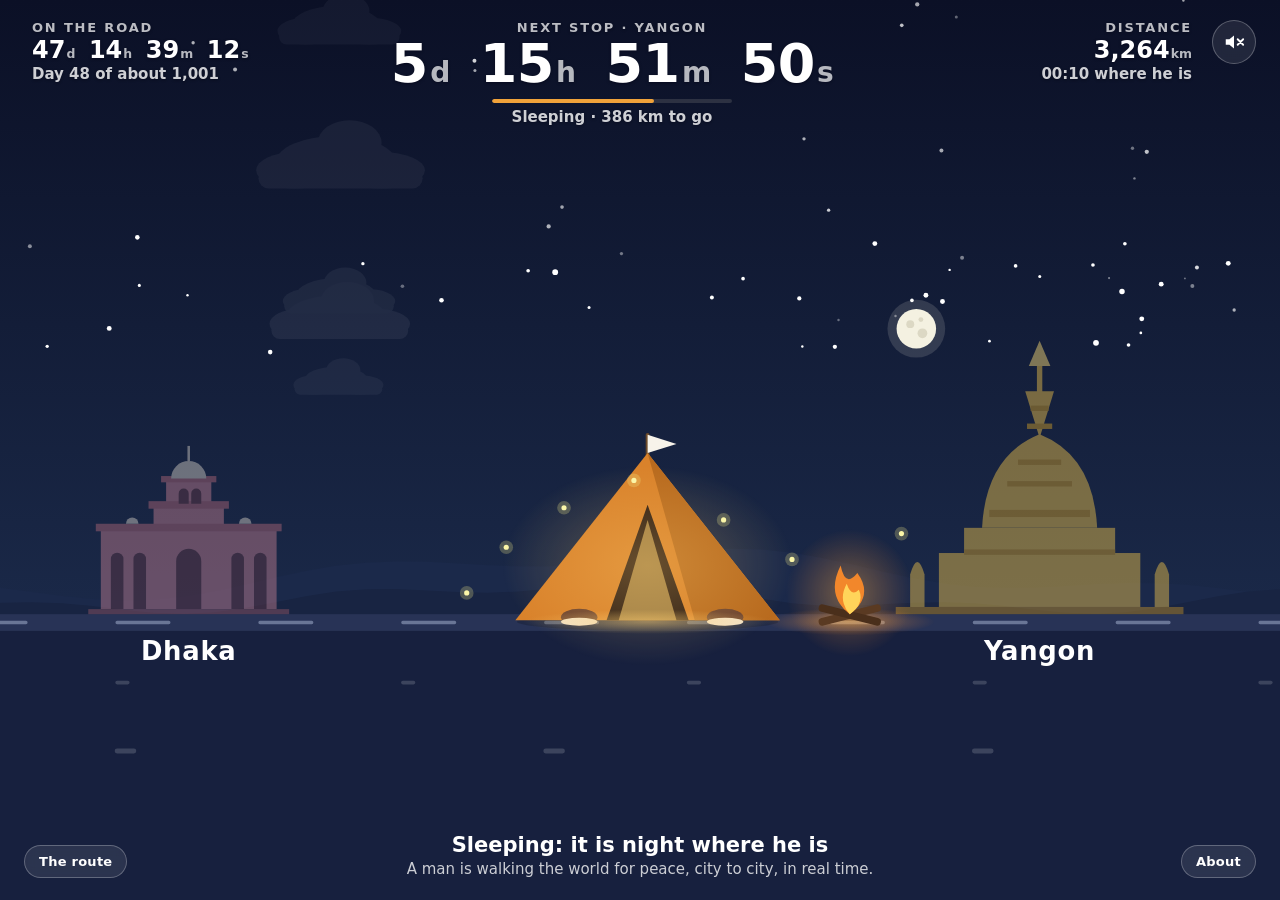
<file: index.html>
<!DOCTYPE html>
<html lang="en">
<head>
  <meta charset="UTF-8">
  <meta name="viewport" content="width=device-width, initial-scale=1">
  <title>The Walking Man · walking the world for peace, live</title>
  <meta name="description" content="A man is walking around the world for peace, city to city, in real time. Open the page and see exactly where he is right now.">
  <meta name="theme-color" content="#cfe6f5">
  <link rel="icon" href="favicon.svg" type="image/svg+xml">
  <meta property="og:type" content="website">
  <meta property="og:title" content="The Walking Man">
  <meta property="og:description" content="A man is walking around the world for peace, city to city, in real time. See where he is right now.">
  <meta property="og:image" content="https://beepd.github.io/the-walking-man/og.png">
  <meta name="twitter:card" content="summary_large_image">
  <link rel="stylesheet" href="style.css">
</head>
<body class="started">

  <!-- Shown only on a phone held upright, next to the sound button -->
  <div class="brand">The Walking Man</div>

  <!-- The numbers along the top. app.js fills them in every second. -->
  <div class="hud">
    <div class="hud-item hud-left">
      <span class="hud-label">On the road</span>
      <span id="hudElapsed" class="hud-value">-</span>
      <span id="hudDay" class="hud-small"></span>
    </div>
    <div class="hud-item hud-center">
      <span id="hudNextLabel" class="hud-label">Next stop</span>
      <span id="hudCountdown" class="hud-big">-</span>
      <!-- a thin line that fills up as he gets closer to the next city -->
      <span class="hud-track" aria-hidden="true"><i id="hudTrack"></i></span>
      <span id="hudStatus" class="hud-small"></span>
    </div>
    <div class="hud-item hud-right">
      <span class="hud-label">Distance</span>
      <span id="hudKm" class="hud-value">-</span>
      <span id="hudClock" class="hud-small"></span>
    </div>
  </div>

  <main class="scene">
    <!-- The whole picture is one SVG. Its own coordinate system is 800 wide x 300 tall. -->
    <svg id="scene" viewBox="-200 0 800 300" xmlns="http://www.w3.org/2000/svg" aria-label="A traveller walking between two cities">

      <defs>
        <linearGradient id="t-skin"  x1="0" y1="0" x2="1" y2="1"><stop stop-color="#FFC17D"/><stop offset="1" stop-color="#F59A51"/></linearGradient>
        <linearGradient id="t-shirt" x1="0" y1="0" x2="1" y2="1"><stop stop-color="#87965A"/><stop offset="1" stop-color="#596C3D"/></linearGradient>
        <radialGradient id="glow-warm"><stop offset="0" stop-color="#ffcf70" stop-opacity="1"/><stop offset="1" stop-color="#ffcf70" stop-opacity="0"/></radialGradient>
        <radialGradient id="glow-fire"><stop offset="0" stop-color="#ffb347" stop-opacity="1"/><stop offset="1" stop-color="#ff8a2b" stop-opacity="0"/></radialGradient>
        <linearGradient id="t-pack"  x1="0" y1="0" x2="1" y2="1"><stop stop-color="#294765"/><stop offset="1" stop-color="#142B45"/></linearGradient>
      </defs>

      <!-- Sky objects. The sun and moon travel across the middle, between the two cities. -->
      <g id="sky">
        <g id="stars"></g>
        <g id="sun" opacity="0">
          <circle r="30" fill="#ffd35c" opacity="0.18"/>
          <circle r="21" fill="#ffd35c" opacity="0.30"/>
          <circle r="14" fill="#ffd966"/>
        </g>
        <g id="moon" opacity="0">
          <circle r="19" fill="#f4f1e1" opacity="0.14"/>
          <circle r="13" fill="#f4f1e1"/>
          <circle cx="-4" cy="-3" r="2.6" fill="#dcd8c4"/>
          <circle cx="4" cy="3" r="3.2" fill="#dcd8c4"/>
          <circle cx="3" cy="-6" r="1.6" fill="#dcd8c4"/>
        </g>
      </g>

      <!-- Scenery behind the cities. app.js draws the clouds and hills once; the CSS makes them drift. -->
      <g id="clouds"></g>
      <g id="hills">
        <g class="drift drift-far"><path id="hillFar" class="hill-far"/></g>
        <g class="drift drift-near"><path id="hillNear" class="hill-near"/></g>
      </g>

      <!-- The land he walks on: it runs past the edges of the picture, down to the bottom of the page.
           The darker strip along the top is the road. -->
      <g id="land">
        <rect class="land-fill" x="-2400" y="258" width="4800" height="3000"/>
        <rect class="road" x="-2400" y="258" width="4800" height="11"/>
        <line class="tufts tufts-1" x1="-2400" y1="303" x2="2400" y2="303"/>
        <line class="tufts tufts-2" x1="-2400" y1="348" x2="2400" y2="348"/>
      </g>

      <!-- The city he left (left) and the city he is walking to (right).
           app.js fills these in. The art is drawn in a 160 x 170 box, so these
           translate() values place each box with its bottom edge on the ground. -->
      <g id="cityLeft"></g>
      <g id="localsLeft"></g>
      <g id="cityRight"></g>
      <g id="localsRight"></g>

      <!-- The sea, used on the legs he rows. The back wave sits behind the boat. -->
      <g id="sea">
        <g class="wave wave-back"><path class="sea-back" d="M-2400 265 q20 -10 40 0 t40 0 t40 0 t40 0 t40 0 t40 0 t40 0 t40 0 t40 0 t40 0 t40 0 t40 0 t40 0 t40 0 t40 0 t40 0 t40 0 t40 0 t40 0 t40 0 t40 0 t40 0 t40 0 t40 0 t40 0 t40 0 t40 0 t40 0 t40 0 t40 0 t40 0 t40 0 t40 0 t40 0 t40 0 t40 0 t40 0 t40 0 t40 0 t40 0 t40 0 t40 0 t40 0 t40 0 t40 0 t40 0 t40 0 t40 0 t40 0 t40 0 t40 0 t40 0 t40 0 t40 0 t40 0 t40 0 t40 0 t40 0 t40 0 t40 0 t40 0 t40 0 t40 0 t40 0 t40 0 t40 0 t40 0 t40 0 t40 0 t40 0 t40 0 t40 0 t40 0 t40 0 t40 0 t40 0 t40 0 t40 0 t40 0 t40 0 t40 0 t40 0 t40 0 t40 0 t40 0 t40 0 t40 0 t40 0 t40 0 t40 0 t40 0 t40 0 t40 0 t40 0 t40 0 t40 0 t40 0 t40 0 t40 0 t40 0 t40 0 t40 0 t40 0 t40 0 t40 0 t40 0 t40 0 t40 0 t40 0 t40 0 t40 0 t40 0 t40 0 t40 0 t40 0 t40 0 t40 0 t40 0 t40 0 t40 0 t40 0 t40 0 t40 0 t40 0 t40 0 t40 0 t40 0 t40 0 t40 0 t40 0 t40 0 t40 0 t40 0 t40 0 t40 0 t40 0 t40 0 V3000 H-2400 Z"/></g>
      </g>

      <!-- The white dashes down the middle of the road slide left, so the man looks like he moves right -->
      <line class="ground" x1="-2400" y1="263.5" x2="2400" y2="263.5"/>

      <!-- Everything that sits on the water rocks together, so it all lives in one group.
           The boat points right (the way he travels). He sits facing the stern, like a real rower. -->
      <g id="rock">

        <!-- inside of the boat, far side, and the bench he sits on -->
        <g id="boatBack">
          <path d="M110 234 L298 222 L296 227 L112 241 Z" fill="#3e2815"/>
          <rect x="196" y="232" width="48" height="6" rx="2" fill="#8a5a2b"/>
        </g>

        <!-- far oar, behind him -->
        <g id="oarFar" class="oar">
          <line class="oar-shaft" x1="196" y1="192" x2="196" y2="298"/>
          <path class="oar-blade" d="M190 274 L202 274 L204 304 L188 304 Z"/>
        </g>

      <!-- The man. Soft shadow first, then the traveller.
           'bob' makes the whole body rise and fall with each step.
           The drawing is in its own 1200 x 900 space, so the group below scales it down and
           sets his feet on the ground line. Each moving part (legs, shoes, front arm) is its own
           group, so the CSS can swing it around its joint. -->
      <ellipse class="shadow" cx="212" cy="263" rx="50" ry="5"/>
      <g class="man">
        <g class="bob">
          <g transform="translate(47 41) scale(0.255)">

            <!-- backpack, behind everything (its own group so it can lean with the body when rowing) -->
            <g class="t-pack">
            <path d="M425 262 Q425 218 464 203 L535 190 Q570 195 583 231 L601 390 Q604 438 569 459 L467 475 Q434 464 431 427 Z" fill="url(#t-pack)" stroke="#142B45" stroke-width="5"/>
            <path d="M446 255 Q451 224 479 218 L526 210 Q548 214 554 242 L559 275 L441 294 Z" fill="#D76D32"/>
            <path d="M438 300 Q492 273 563 293 L574 370 Q514 395 440 376 Z" fill="#203B59"/>
            <path d="M446 386 Q502 400 574 380 L579 422 Q576 445 552 451 L467 462 Q446 455 444 433 Z" fill="#1B344F"/>
            <path d="M456 278 L477 283 L468 338 L449 332 Z M535 273 L555 269 L561 322 L542 328 Z" fill="#E57C3B"/>
            <path d="M458 410 Q489 423 548 408" fill="none" stroke="#3A5672" stroke-width="5" stroke-linecap="round"/>
            <path d="M475 205 Q493 183 519 196 L539 211" fill="none" stroke="#D8793D" stroke-width="8" stroke-linecap="round"/>
            </g>

            <!-- far leg: the leg swings from the hip, the shoe turns at the ankle -->
            <g class="t-leg t-leg-far">
            <path d="M548 548 Q526 610 489 666 L424 756 Q409 778 431 793 L466 803 Q485 802 498 781 L582 694 Q615 655 627 606 L634 563 Z" fill="#28516D" stroke="#1D405A" stroke-width="5"/>
              <g class="t-shoe t-shoe-far">
            <path d="M432 750 L478 776 L463 805 L420 790 Q404 779 417 760 Z" fill="#91B9C8"/>
            <path d="M419 779 Q441 782 464 798 L453 824 L416 815 Q395 806 402 793 Z" fill="#F2A45F"/>
            <path d="M409 803 Q432 812 451 823 L475 837 Q494 850 477 860 L409 861 Q384 856 389 837 L398 813 Z" fill="#5B392A" stroke="#3E2B24" stroke-width="5"/>
            <path d="M390 844 Q427 855 478 844 Q488 853 476 863 L405 867 Q386 864 390 844 Z" fill="#F3E5CF"/>
            <path d="M419 824 L445 840 M428 820 L453 836 M438 818 L462 831" stroke="#D9C4A7" stroke-width="5" stroke-linecap="round"/>
              </g>
            </g>

            <!-- near leg -->
            <g class="t-leg t-leg-near">
            <path d="M601 541 Q634 601 664 657 L723 756 Q737 779 716 793 L682 809 Q664 812 651 789 L579 693 Q550 654 538 611 L535 555 Z" fill="#315E7A" stroke="#1D405A" stroke-width="5"/>
              <g class="t-shoe t-shoe-near">
            <path d="M683 748 L725 733 L741 769 L700 793 Z" fill="#91B9C8"/>
            <path d="M697 784 Q716 773 737 765 L755 791 L724 815 Q705 821 697 803 Z" fill="#F2A45F"/>
            <path d="M717 803 Q737 803 758 790 L784 787 Q804 789 813 806 L826 829 Q833 847 810 855 L742 867 Q719 868 710 850 L706 829 Z" fill="#6B422F" stroke="#3E2B24" stroke-width="5"/>
            <path d="M712 845 Q755 851 815 829 Q832 842 815 856 L746 871 Q721 872 712 857 Z" fill="#F3E5CF"/>
            <path d="M752 812 L774 831 M766 808 L787 827 M780 806 L799 821" stroke="#E4D0B4" stroke-width="5" stroke-linecap="round"/>
              </g>
            </g>

            <!-- everything above the hips in one group, so the body can lean forward and back when rowing -->
            <g class="t-upper">
            <!-- free arm, swinging, with the watch: behind the torso, so it reads as the arm on the far side -->
            <g class="t-arm-wrap" transform="translate(-45 0)">
            <g class="t-arm t-arm-back">
            <path d="M630 292 Q652 300 663 322 L686 370 Q699 393 714 413 L741 444 Q752 459 740 472 Q728 484 713 469 L674 438 Q656 423 642 401 L612 354 Q599 329 610 309 Z" fill="url(#t-skin)"/>
            <path d="M690 413 Q707 429 723 446 L742 447 Q753 457 740 472 Q728 484 713 469 L682 443 Z" fill="#F6A15C"/>
            <path d="M672 402 L691 390 L706 410 L688 424 Z" fill="#17283A"/>
            <rect x="678" y="397" width="18" height="15" rx="4" transform="rotate(-32 687 404)" fill="#263C51"/>
            </g>
            </g>

            <!-- torso, shirt, far arm holding the backpack strap -->
            <path d="M536 239 Q567 218 601 234 L650 263 Q671 284 664 322 L643 405 L651 516 Q618 543 560 531 L526 516 L516 410 L501 314 Q500 270 536 239 Z" fill="url(#t-shirt)" stroke="#4D6037" stroke-width="5"/>
            <path d="M563 246 L610 250 L620 506 Q593 516 570 505 L558 321 Z" fill="#F7F1E5"/>
            <path d="M535 314 Q559 333 559 361 L549 414 M625 333 L644 378 L629 405 M552 470 L579 488" fill="none" stroke="#4E6239" stroke-width="8" stroke-linecap="round" opacity=".75"/>
            <path d="M532 273 Q506 279 492 311 L479 356 Q472 379 492 390 Q511 397 524 376 L549 330 Z" fill="url(#t-skin)"/>
            <path d="M481 355 Q474 375 491 388 Q506 395 518 378 L528 360 L505 344 Z" fill="#F6A15C"/>

            <!-- the same arm drawn in front of the body, shown only while he eats (his hand goes to his mouth) -->
            <g class="t-arm t-arm-front">
            <path d="M630 292 Q652 300 663 322 L686 370 Q699 393 714 413 L741 444 Q752 459 740 472 Q728 484 713 469 L674 438 Q656 423 642 401 L612 354 Q599 329 610 309 Z" fill="url(#t-skin)"/>
            <path d="M690 413 Q707 429 723 446 L742 447 Q753 457 740 472 Q728 484 713 469 L682 443 Z" fill="#F6A15C"/>
            <path d="M672 402 L691 390 L706 410 L688 424 Z" fill="#17283A"/>
            <rect x="678" y="397" width="18" height="15" rx="4" transform="rotate(-32 687 404)" fill="#263C51"/>
            </g>

            <!-- shoulder strap and the hand gripping it -->
            <path d="M531 238 Q558 223 581 243 L607 284 L588 302 L560 263 Q550 255 539 266 Z" fill="#1B344F" stroke="#10263D" stroke-width="4"/>
            <path d="M566 250 L582 244 L610 286 L594 298 Z" fill="#D97837"/>
            <path d="M558 288 Q571 280 581 291 L596 310 Q603 319 594 327 L581 337 Q571 342 565 333 L551 315 Q546 301 558 288 Z" fill="url(#t-skin)"/>
            <path d="M571 300 L584 313 M566 308 L579 321" fill="none" stroke="#E88748" stroke-width="4" stroke-linecap="round"/>

            <!-- neck, head, ear, hair, face, collar -->
            <path d="M573 190 L577 235 Q591 254 613 241 L618 210 Z" fill="url(#t-skin)"/>
            <path d="M548 123 Q548 83 584 69 Q621 56 650 79 Q675 99 671 133 L666 166 Q659 194 633 207 Q606 220 582 201 L562 181 Q548 164 548 123 Z" fill="url(#t-skin)" stroke="#E88748" stroke-width="3"/>
            <ellipse cx="558" cy="151" rx="17" ry="22" fill="#F6A15C"/>
            <path d="M553 148 Q563 141 564 153 Q560 162 554 157" fill="none" stroke="#D8793D" stroke-width="3"/>
            <path d="M543 151 Q524 128 536 98 Q543 76 568 65 Q585 45 614 55 Q634 36 652 52 Q672 59 672 79 Q697 77 699 96 Q695 116 673 120 L661 101 Q641 119 612 112 Q590 130 574 130 L568 166 Q555 168 543 151 Z" fill="#302322"/>
            <path d="M548 103 Q570 76 592 79 Q613 79 627 62 M612 83 Q638 73 652 59 M649 99 Q668 95 679 84" fill="none" stroke="#49302A" stroke-width="6" stroke-linecap="round"/>
            <path d="M632 129 Q644 124 652 129" fill="none" stroke="#382521" stroke-width="5" stroke-linecap="round"/>
            <ellipse cx="644" cy="143" rx="4" ry="7" fill="#2A211E"/>
            <path d="M661 158 Q671 162 680 157" fill="none" stroke="#C96E42" stroke-width="4" stroke-linecap="round"/>
            <path d="M627 183 Q644 192 661 180" fill="none" stroke="#D8794D" stroke-width="3" stroke-linecap="round"/>
            <path d="M565 237 L584 254 L570 274 L552 249 Z" fill="#6B7D49"/>
            <path d="M605 240 L620 251 L613 274 L594 252 Z" fill="#657744"/>

            </g>
          </g>
        </g>
      </g>

        <!-- the near side of the boat hangs in front of his legs, with the near oar on top -->
        <g id="boatFront">
          <path d="M106 238 L300 226 Q292 262 252 272 L142 272 Q112 266 106 238 Z" fill="#b5702f"/>
          <path d="M106 238 L300 226" fill="none" stroke="#7a4a1f" stroke-width="4" stroke-linecap="round"/>
          <path d="M112 251 L292 241" fill="none" stroke="#f4ead2" stroke-width="3" stroke-linecap="round"/>
          <circle cx="184" cy="233" r="3.4" fill="#4a3a2a"/>
        </g>
        <g id="oarNear" class="oar">
          <line class="oar-shaft" x1="184" y1="192" x2="184" y2="296"/>
          <path class="oar-blade" d="M178 272 L190 272 L192 302 L176 302 Z"/>
          <circle class="oar-grip" cx="184" cy="192" r="3.6"/>
        </g>

      <!-- Where he sleeps: a tent with a glowing doorway, his shoes outside, and a little flag.
           It fades in when he goes to sleep and the man fades out. -->
      <g id="tent">
        <ellipse cx="205" cy="263" rx="86" ry="6" fill="rgba(0,0,0,0.18)"/>
        <path d="M205 140 V154" stroke="#6b4a2a" stroke-width="2.5" stroke-linecap="round"/>
        <path d="M205 140 L224 146 L205 152 Z" fill="#f7f3ea"/>
        <path d="M118 262 L205 152 L292 262 Z" fill="#d9822b"/>
        <path d="M205 152 L292 262 L236 262 Z" fill="#b86a1e"/>
        <path d="M205 186 L178 262 L232 262 Z" fill="#2a1a12"/>
        <path class="tent-glow" d="M205 196 L186 262 L224 262 Z" fill="#ffcf70" opacity="0.55"/>
        <ellipse cx="160" cy="260" rx="12" ry="5.5" fill="#6b422f"/>
        <ellipse cx="160" cy="263" rx="12" ry="2.6" fill="#f3e5cf"/>
        <ellipse cx="256" cy="260" rx="12" ry="5.5" fill="#6b422f"/>
        <ellipse cx="256" cy="263" rx="12" ry="2.6" fill="#f3e5cf"/>
        <g class="zzz" fill="currentColor">
          <text class="z z1" x="262" y="146">z</text>
          <text class="z z2" x="276" y="124">z</text>
          <text class="z z3" x="294" y="98">Z</text>
        </g>

        <!-- Night life on land: light pooling in front of the tent, a small campfire, and fireflies.
             (All hidden when he sleeps in the boat.) -->
        <g class="camp">
          <ellipse class="light-pool" cx="205" cy="263" rx="82" ry="8" fill="url(#glow-warm)"/>
          <ellipse class="light-halo" cx="205" cy="226" rx="96" ry="66" fill="url(#glow-warm)"/>
          <g id="fire">
            <ellipse class="fire-pool" cx="338" cy="263" rx="56" ry="9" fill="url(#glow-fire)"/>
            <circle class="fire-halo" cx="338" cy="244" r="42" fill="url(#glow-fire)"/>
            <path d="M320 263 L356 254" stroke="#5a3a22" stroke-width="5" stroke-linecap="round"/>
            <path d="M320 254 L356 263" stroke="#4a2f1b" stroke-width="5" stroke-linecap="round"/>
            <g class="flame flame1"><path d="M338 258 Q322 246 332 226 Q335 241 343 231 Q354 246 338 258 Z" fill="#f2872b"/></g>
            <g class="flame flame2"><path d="M338 258 Q330 249 336 238 Q339 247 344 242 Q348 251 338 258 Z" fill="#ffd45a"/></g>
          </g>
          <g class="fireflies">
            <g transform="translate(112 214)"><g class="ff" style="--d:6.2s;--delay:-0.5s;--dx:12px;--dy:-9px"><circle r="4.5" fill="#f6ee8a" opacity="0.25"/><circle r="1.7" fill="#fbf6a8"/></g></g>
            <g transform="translate(150 188)"><g class="ff" style="--d:7.4s;--delay:-3.1s;--dx:-10px;--dy:-12px"><circle r="4.5" fill="#f6ee8a" opacity="0.25"/><circle r="1.7" fill="#fbf6a8"/></g></g>
            <g transform="translate(255 196)"><g class="ff" style="--d:5.6s;--delay:-1.7s;--dx:14px;--dy:6px"><circle r="4.5" fill="#f6ee8a" opacity="0.25"/><circle r="1.7" fill="#fbf6a8"/></g></g>
            <g transform="translate(300 222)"><g class="ff" style="--d:8.1s;--delay:-4.4s;--dx:-12px;--dy:-8px"><circle r="4.5" fill="#f6ee8a" opacity="0.25"/><circle r="1.7" fill="#fbf6a8"/></g></g>
            <g transform="translate(372 205)"><g class="ff" style="--d:6.8s;--delay:-2.2s;--dx:9px;--dy:-14px"><circle r="4.5" fill="#f6ee8a" opacity="0.25"/><circle r="1.7" fill="#fbf6a8"/></g></g>
            <g transform="translate(86 244)"><g class="ff" style="--d:7.0s;--delay:-5.5s;--dx:-8px;--dy:7px"><circle r="4.5" fill="#f6ee8a" opacity="0.25"/><circle r="1.7" fill="#fbf6a8"/></g></g>
            <g transform="translate(196 170)"><g class="ff" style="--d:5.9s;--delay:-0.9s;--dx:11px;--dy:-6px"><circle r="4.5" fill="#f6ee8a" opacity="0.25"/><circle r="1.7" fill="#fbf6a8"/></g></g>
          </g>
        </g>
      </g>

      <!-- The dish he is eating. app.js draws the city's dish here and shrinks it as he eats. -->
      <g id="food"><g id="foodArt"></g></g>

      </g><!-- end of rock -->

      <!-- The front wave hides the bottom of the boat and the oar blades, so they sit in the water -->
      <g id="seaFront">
        <g class="wave wave-front"><path class="sea-front" d="M-2400 267 q30 -8 60 0 t60 0 t60 0 t60 0 t60 0 t60 0 t60 0 t60 0 t60 0 t60 0 t60 0 t60 0 t60 0 t60 0 t60 0 t60 0 t60 0 t60 0 t60 0 t60 0 t60 0 t60 0 t60 0 t60 0 t60 0 t60 0 t60 0 t60 0 t60 0 t60 0 t60 0 t60 0 t60 0 t60 0 t60 0 t60 0 t60 0 t60 0 t60 0 t60 0 t60 0 t60 0 t60 0 t60 0 t60 0 t60 0 t60 0 t60 0 t60 0 t60 0 t60 0 t60 0 t60 0 t60 0 t60 0 t60 0 t60 0 t60 0 t60 0 t60 0 t60 0 t60 0 t60 0 t60 0 t60 0 t60 0 t60 0 t60 0 t60 0 t60 0 t60 0 t60 0 t60 0 t60 0 t60 0 t60 0 t60 0 t60 0 t60 0 t60 0 t60 0 t60 0 t60 0 t60 0 t60 0 t60 0 t60 0 t60 0 t60 0 t60 0 t60 0 t60 0 V3000 H-2400 Z"/></g>
      </g>

      <text id="labelLeft"  class="city-label" x="-110" y="288"></text>
      <text id="labelRight" class="city-label" x="510"  y="288"></text>
    </svg>

  </main>

  <a class="chip chip-left" href="route.html">The route</a>
  <a class="chip chip-right" href="about.html">About</a>

  <!-- Sound switch, top right: a speaker that is on, off, or (before the first tap) off with a pulse -->
  <button id="sound" class="sound-toggle" type="button" data-state="locked" aria-label="Sound is off. Tap to turn it on" title="Sound">
    <svg class="ico ico-on" viewBox="0 0 24 24" aria-hidden="true">
      <path d="M3 9v6h4l5 4V5L7 9H3z" fill="currentColor"/>
      <path d="M15.5 8.5a5 5 0 0 1 0 7M18.5 5.8a9 9 0 0 1 0 12.4" fill="none" stroke="currentColor" stroke-width="2" stroke-linecap="round"/>
    </svg>
    <svg class="ico ico-off" viewBox="0 0 24 24" aria-hidden="true">
      <path d="M3 9v6h4l5 4V5L7 9H3z" fill="currentColor"/>
      <path d="M16 9l6 6M22 9l-6 6" fill="none" stroke="currentColor" stroke-width="2" stroke-linecap="round"/>
    </svg>
  </button>

  <!-- What he is doing right now (app.js fills it in), and a short explanation for someone who has just arrived. -->
  <div class="caption">
    <p id="capNow" class="cap-now"></p>
    <p class="cap-main">A man is walking the world for peace, city to city, in real time.</p>
    <p class="cap-rotate">Rotate for the wide view</p>
  </div>

  <!-- Only shown in demo mode (?demo) -->
  <div id="demoNote" class="demo-note" hidden></div>

  <script src="cities.js"></script>
  <script src="journey.js"></script>
  <script src="app.js"></script>

</body>
</html>
</file>
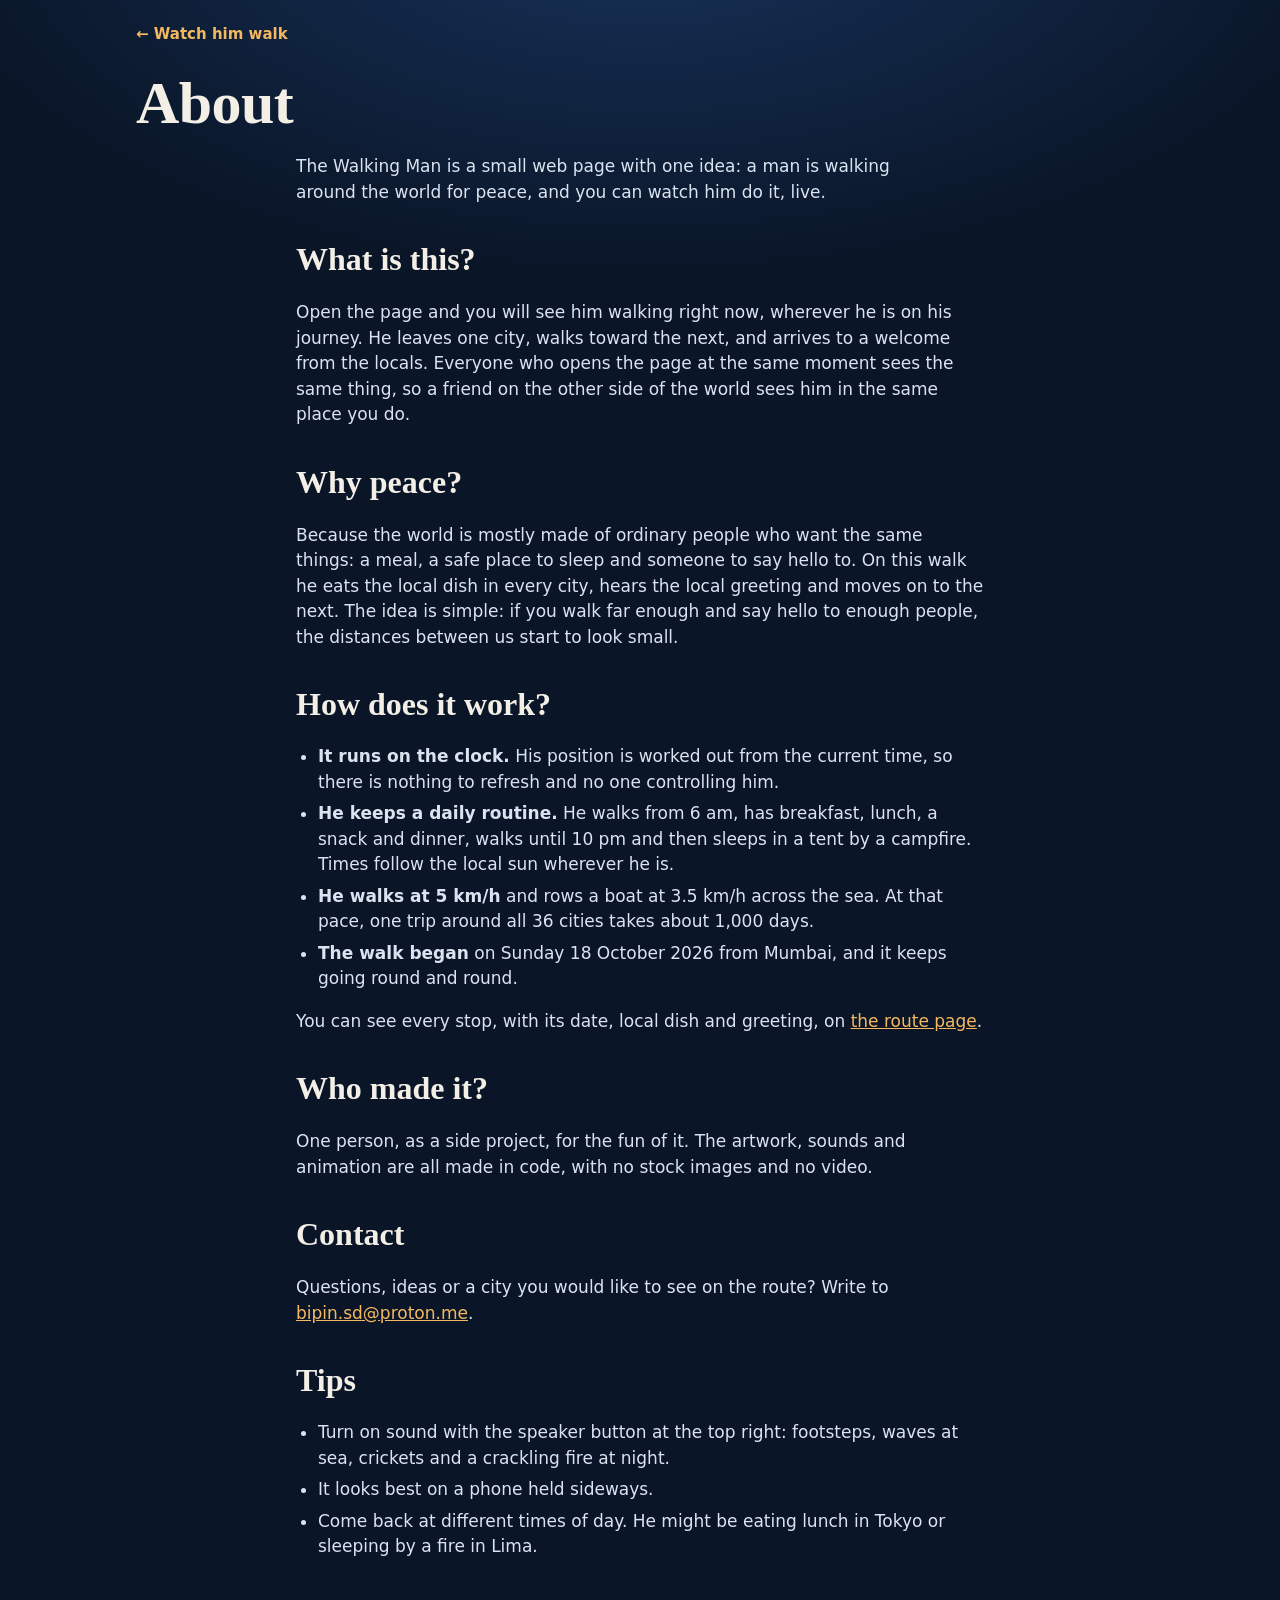
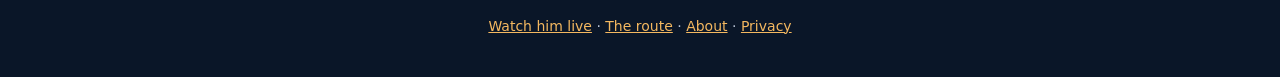
<file: about.html>
<!doctype html>
<html lang="en">
<head>
  <meta charset="utf-8">
  <meta name="viewport" content="width=device-width, initial-scale=1">
  <title>About · The Walking Man</title>
  <meta name="description" content="About The Walking Man: a man walking around the world for peace, city to city, live and in real time.">
  <link rel="stylesheet" href="route.css">
</head>
<body>
  <header class="top">
    <a class="back" href="./">&larr; Watch him walk</a>
    <h1>About</h1>
  </header>
  <main class="prose">
    <p class="lede">The Walking Man is a small web page with one idea: a man is walking around the world for peace, and you can watch him do it, live.</p>

    <h2>What is this?</h2>
    <p>Open the page and you will see him walking right now, wherever he is on his journey. He leaves one city, walks toward the next, and arrives to a welcome from the locals. Everyone who opens the page at the same moment sees the same thing, so a friend on the other side of the world sees him in the same place you do.</p>

    <h2>Why peace?</h2>
    <p>Because the world is mostly made of ordinary people who want the same things: a meal, a safe place to sleep and someone to say hello to. On this walk he eats the local dish in every city, hears the local greeting and moves on to the next. The idea is simple: if you walk far enough and say hello to enough people, the distances between us start to look small.</p>

    <h2>How does it work?</h2>
    <ul>
      <li><b>It runs on the clock.</b> His position is worked out from the current time, so there is nothing to refresh and no one controlling him.</li>
      <li><b>He keeps a daily routine.</b> He walks from 6 am, has breakfast, lunch, a snack and dinner, walks until 10 pm and then sleeps in a tent by a campfire. Times follow the local sun wherever he is.</li>
      <li><b>He walks at 5 km/h</b> and rows a boat at 3.5 km/h across the sea. At that pace, one trip around all 36 cities takes about 1,000 days.</li>
      <li><b>The walk began</b> on Sunday 18 October 2026 from Mumbai, and it keeps going round and round.</li>
    </ul>
    <p>You can see every stop, with its date, local dish and greeting, on <a href="route.html">the route page</a>.</p>

    <h2>Who made it?</h2>
    <p>One person, as a side project, for the fun of it. The artwork, sounds and animation are all made in code, with no stock images and no video.</p>

    <h2>Contact</h2>
    <p>Questions, ideas or a city you would like to see on the route? Write to <a href="mailto:bipin.sd@proton.me">bipin.sd@proton.me</a>.</p>

    <h2>Tips</h2>
    <ul>
      <li>Turn on sound with the speaker button at the top right: footsteps, waves at sea, crickets and a crackling fire at night.</li>
      <li>It looks best on a phone held sideways.</li>
      <li>Come back at different times of day. He might be eating lunch in Tokyo or sleeping by a fire in Lima.</li>
    </ul>
  </main>
  <footer>
    <a href="./">Watch him live</a> · <a href="route.html">The route</a> · <a href="about.html">About</a> · <a href="privacy.html">Privacy</a>
  </footer>
</body>
</html>
</file>
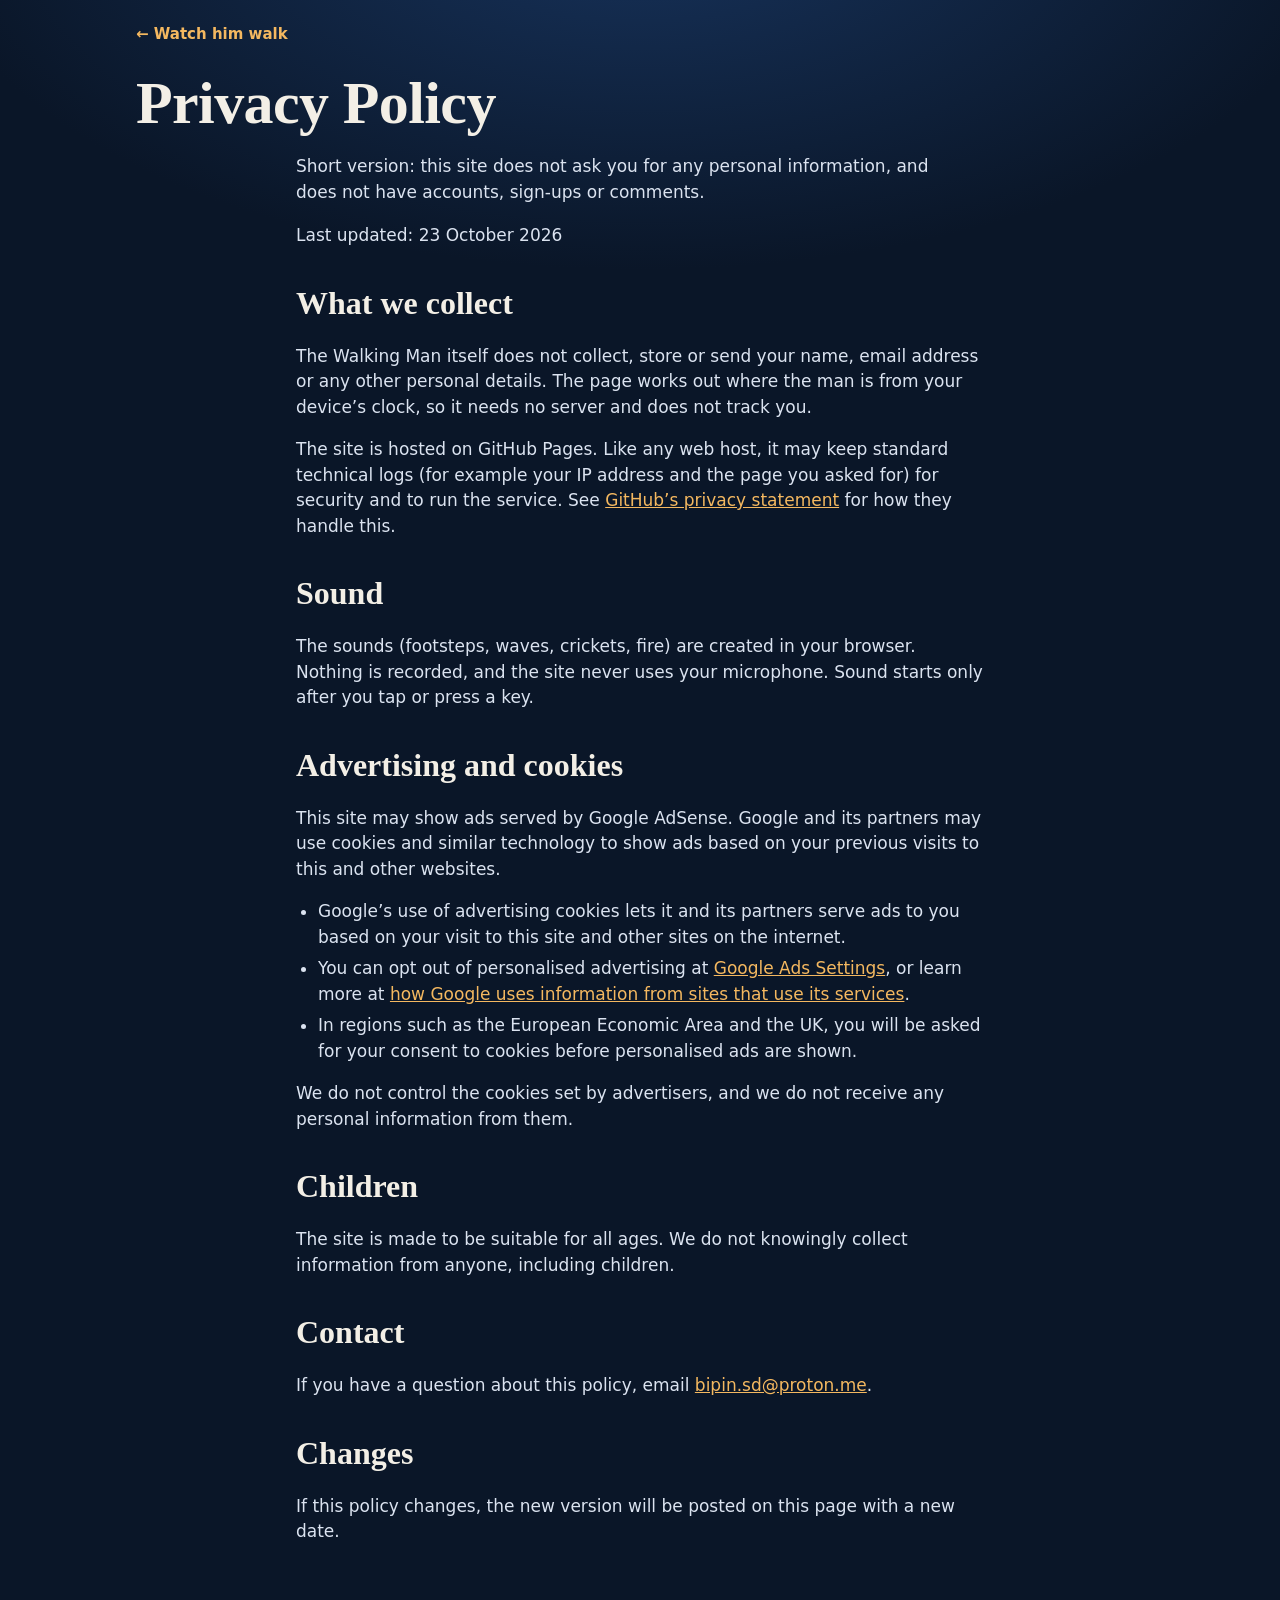
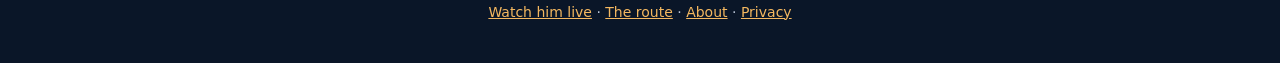
<file: privacy.html>
<!doctype html>
<html lang="en">
<head>
  <meta charset="utf-8">
  <meta name="viewport" content="width=device-width, initial-scale=1">
  <title>Privacy Policy · The Walking Man</title>
  <meta name="description" content="Privacy policy for The Walking Man: what the site collects, cookies and advertising.">
  <link rel="stylesheet" href="route.css">
</head>
<body>
  <header class="top">
    <a class="back" href="./">&larr; Watch him walk</a>
    <h1>Privacy Policy</h1>
  </header>
  <main class="prose">
    <p class="lede">Short version: this site does not ask you for any personal information, and does not have accounts, sign-ups or comments.</p>
    <p class="hint">Last updated: 23 October 2026</p>

    <h2>What we collect</h2>
    <p>The Walking Man itself does not collect, store or send your name, email address or any other personal details. The page works out where the man is from your device&rsquo;s clock, so it needs no server and does not track you.</p>
    <p>The site is hosted on GitHub Pages. Like any web host, it may keep standard technical logs (for example your IP address and the page you asked for) for security and to run the service. See <a href="https://docs.github.com/en/site-policy/privacy-policies/github-general-privacy-statement">GitHub&rsquo;s privacy statement</a> for how they handle this.</p>

    <h2>Sound</h2>
    <p>The sounds (footsteps, waves, crickets, fire) are created in your browser. Nothing is recorded, and the site never uses your microphone. Sound starts only after you tap or press a key.</p>

    <h2>Advertising and cookies</h2>
    <p>This site may show ads served by Google AdSense. Google and its partners may use cookies and similar technology to show ads based on your previous visits to this and other websites.</p>
    <ul>
      <li>Google&rsquo;s use of advertising cookies lets it and its partners serve ads to you based on your visit to this site and other sites on the internet.</li>
      <li>You can opt out of personalised advertising at <a href="https://adssettings.google.com">Google Ads Settings</a>, or learn more at <a href="https://policies.google.com/technologies/ads">how Google uses information from sites that use its services</a>.</li>
      <li>In regions such as the European Economic Area and the UK, you will be asked for your consent to cookies before personalised ads are shown.</li>
    </ul>
    <p>We do not control the cookies set by advertisers, and we do not receive any personal information from them.</p>

    <h2>Children</h2>
    <p>The site is made to be suitable for all ages. We do not knowingly collect information from anyone, including children.</p>

    <h2>Contact</h2>
    <p>If you have a question about this policy, email <a href="mailto:bipin.sd@proton.me">bipin.sd@proton.me</a>.</p>

    <h2>Changes</h2>
    <p>If this policy changes, the new version will be posted on this page with a new date.</p>
  </main>
  <footer>
    <a href="./">Watch him live</a> · <a href="route.html">The route</a> · <a href="about.html">About</a> · <a href="privacy.html">Privacy</a>
  </footer>
</body>
</html>
</file>
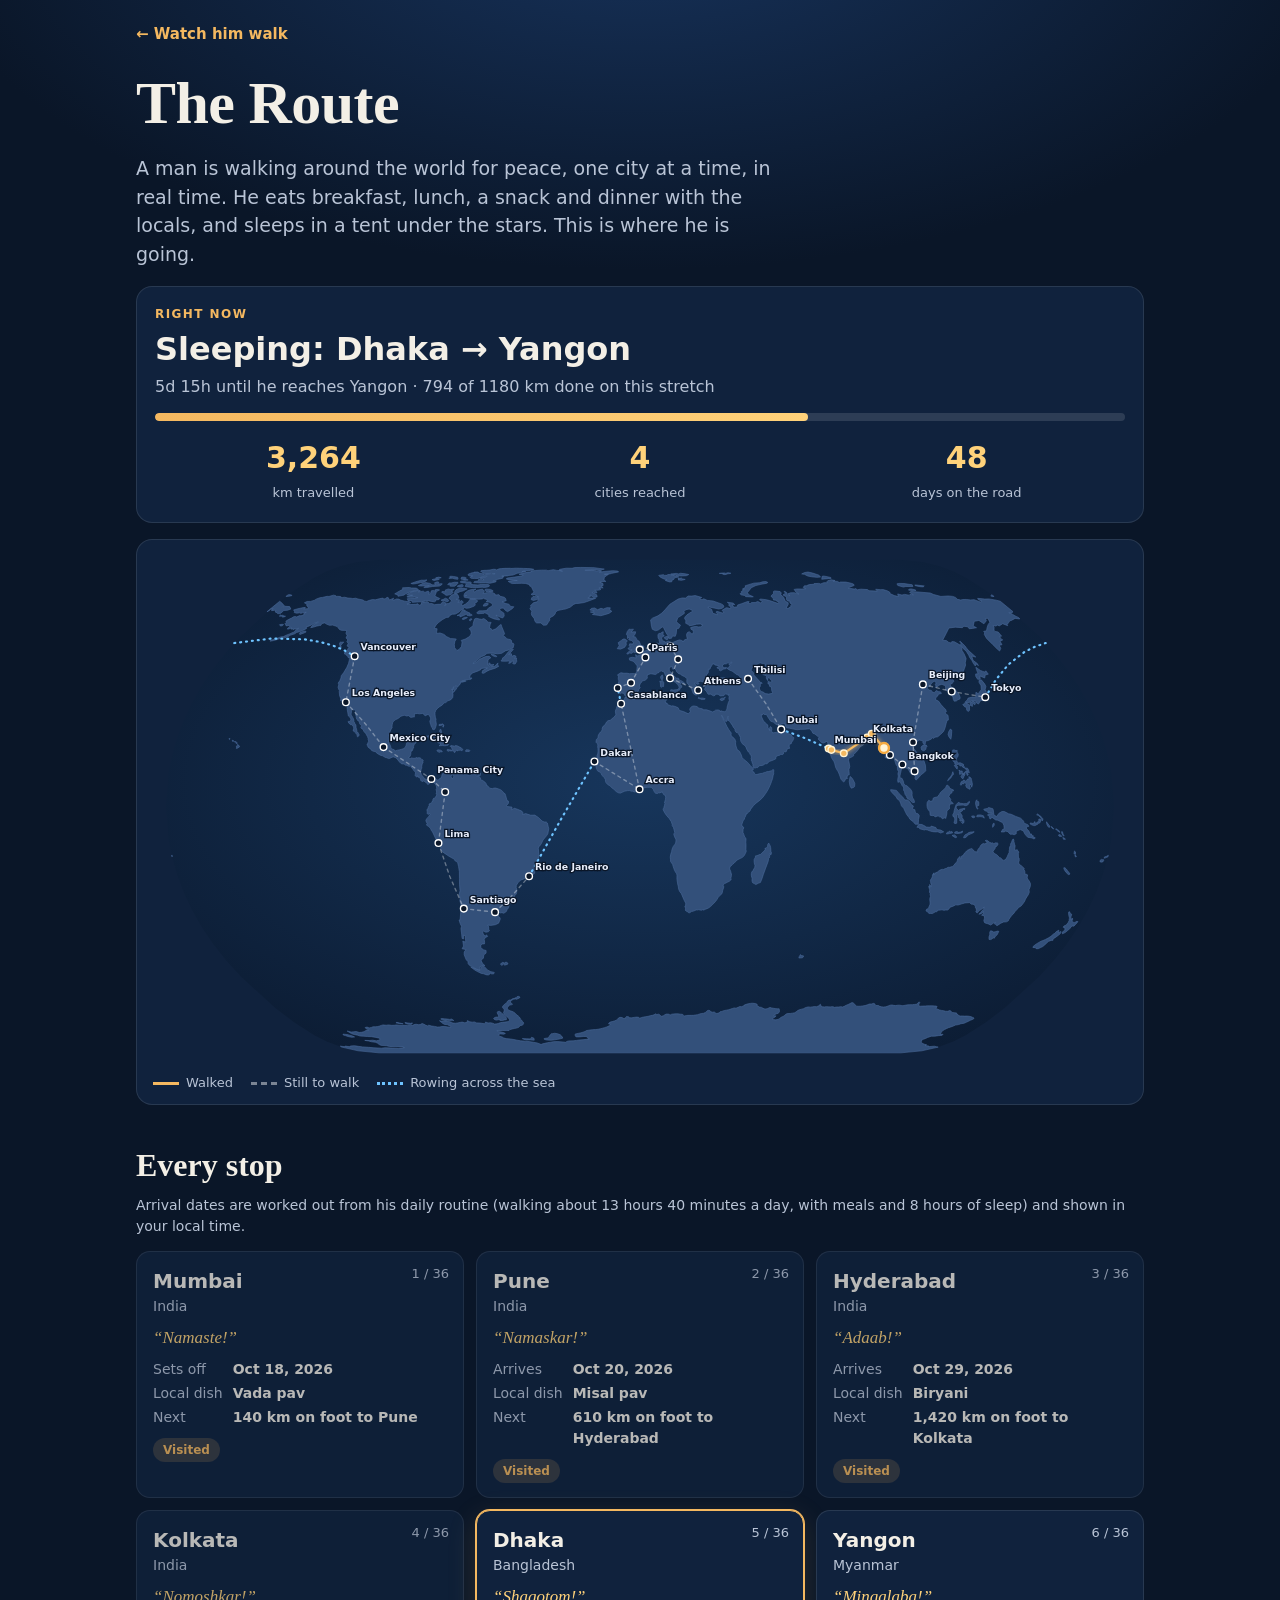
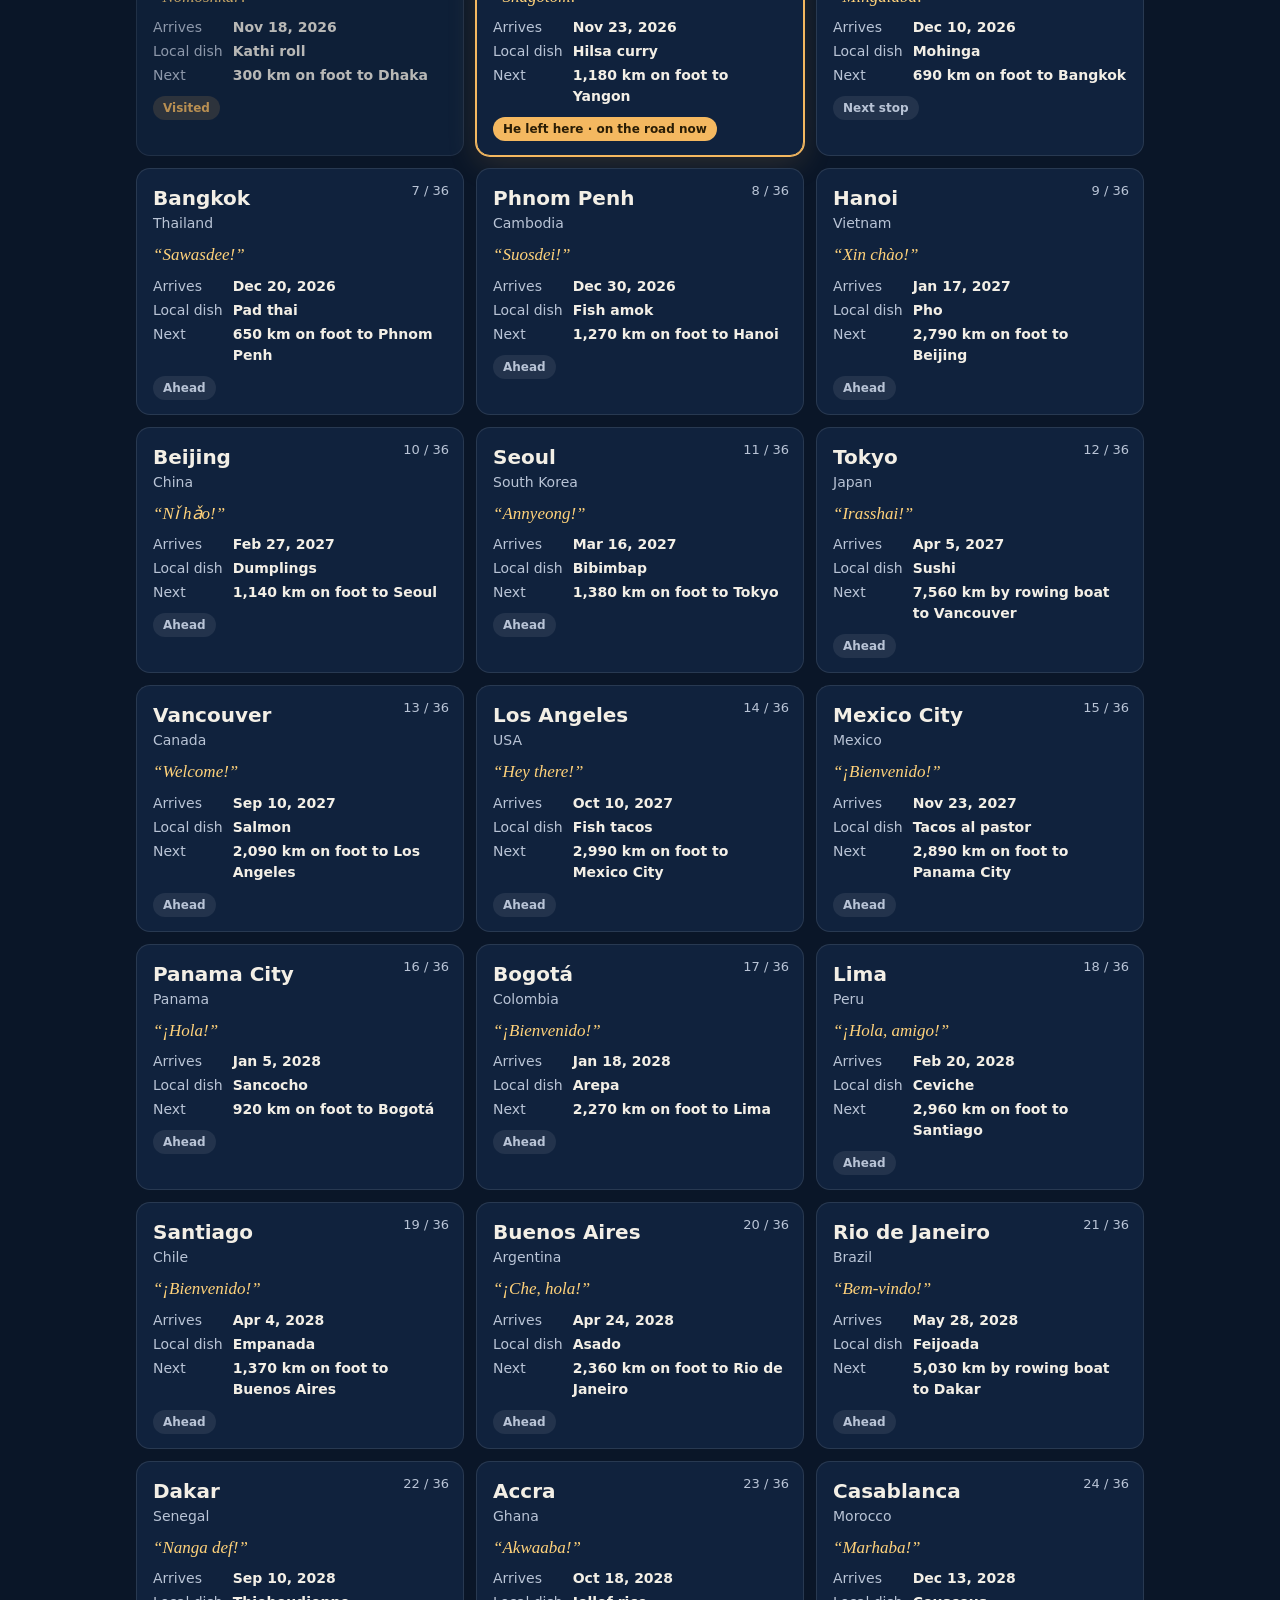
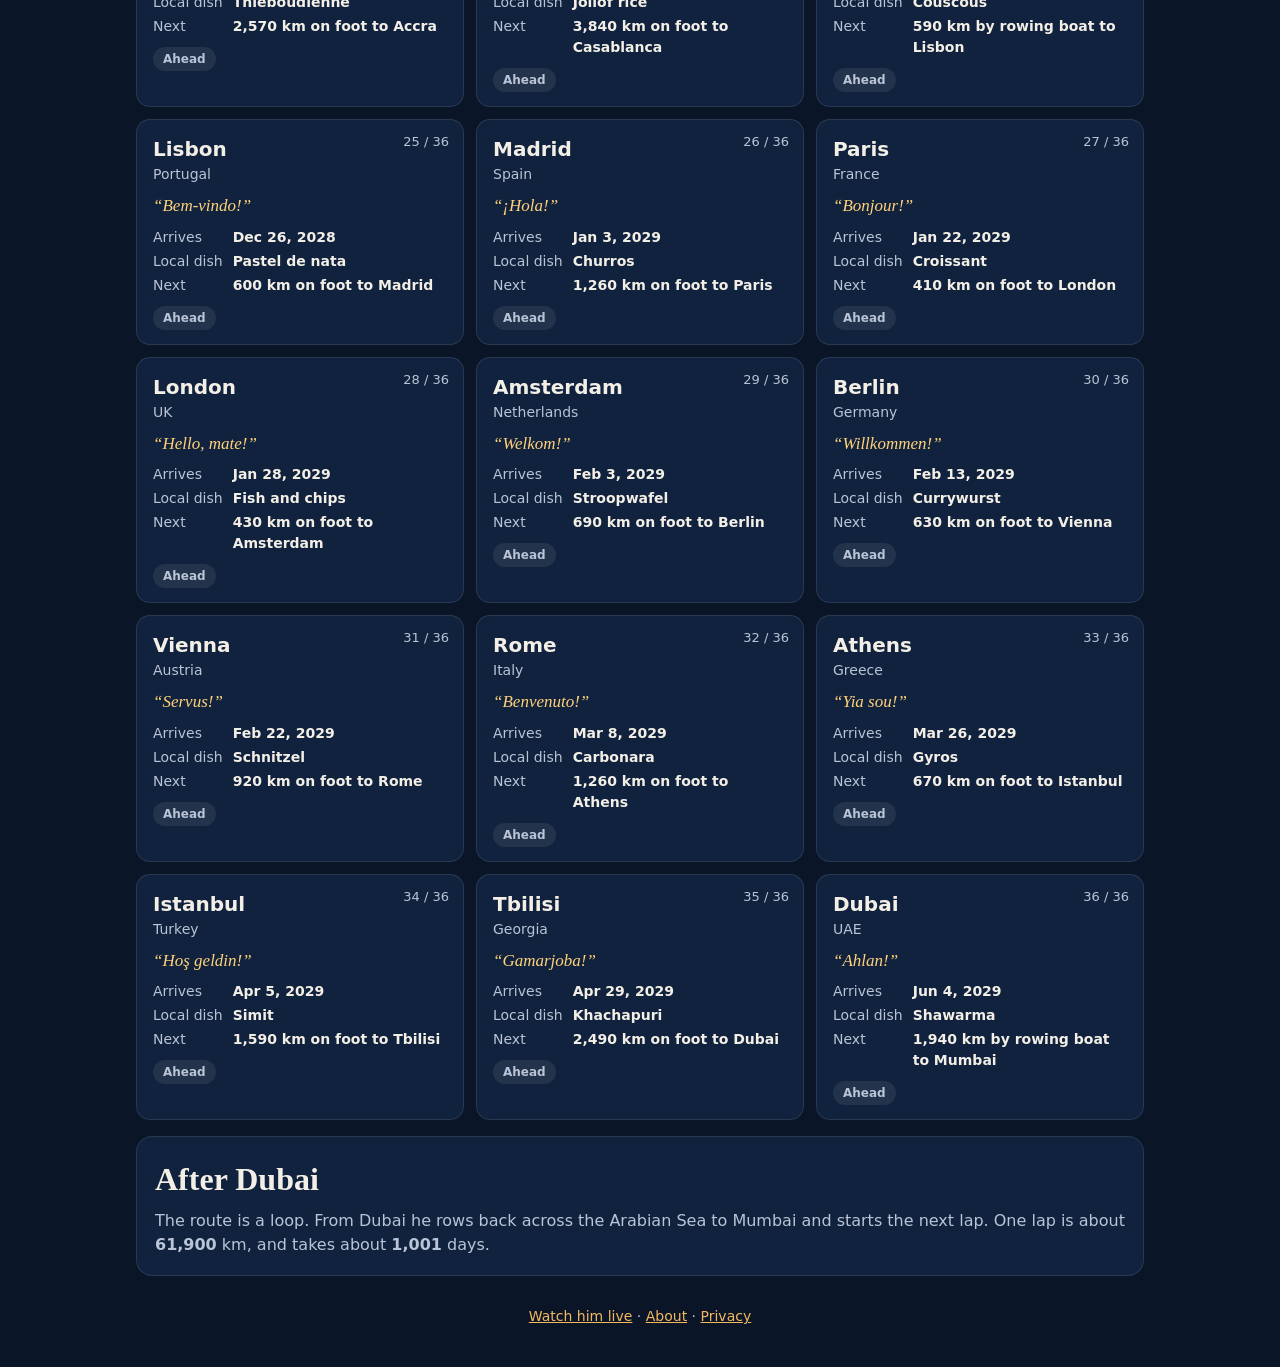
<file: route.html>
<!doctype html>
<html lang="en">
<head>
  <meta charset="utf-8">
  <meta name="viewport" content="width=device-width, initial-scale=1">
  <title>The Route · The Walking Man</title>
  <meta name="description" content="The full route of The Walking Man: 36 cities across Asia, the Americas, Africa and Europe, with the local dish, greeting and expected arrival date for each stop.">
  <link rel="stylesheet" href="route.css">
</head>
<body>
  <header class="top">
    <a class="back" href="./">&larr; Watch him walk</a>
    <h1>The Route</h1>
    <p class="lede">A man is walking around the world for peace, one city at a time, in real time. He eats breakfast, lunch, a snack and dinner with the locals, and sleeps in a tent under the stars. This is where he is going.</p>
  </header>

  <main>
    <section class="now card" aria-live="polite">
      <div class="now-label">Right now</div>
      <div id="nowTitle" class="now-title">&nbsp;</div>
      <div id="nowSub" class="now-sub">&nbsp;</div>
      <div class="bar"><div id="nowBar" class="bar-fill"></div></div>
      <div class="stats">
        <div><span id="stDist">–</span><small>km travelled</small></div>
        <div><span id="stCities">–</span><small>cities reached</small></div>
        <div><span id="stDays">–</span><small>days on the road</small></div>
      </div>
    </section>

    <section class="mapwrap card">
      <svg id="map" viewBox="0 0 1000 520" role="img" aria-label="Map of the walking route around the world">
        <defs>
          <radialGradient id="sea" cx="50%" cy="45%" r="70%">
            <stop offset="0" stop-color="#17365c"/><stop offset="1" stop-color="#0b1a30"/>
          </radialGradient>
          <filter id="glow" x="-20%" y="-20%" width="140%" height="140%"><feGaussianBlur stdDeviation="2.4" result="b"/><feMerge><feMergeNode in="b"/><feMergeNode in="SourceGraphic"/></feMerge></filter>
        </defs>
        <path id="sphere" fill="url(#sea)"/>
        <path id="land" fill="#33507a" stroke="#4a6a9a" stroke-width=".6" stroke-linejoin="round"/>
        <g id="legs"></g>
        <g id="dots"></g>
        <g id="labels"></g>
        <g id="me" style="display:none">
          <circle class="pulse" r="6" fill="#ffd27a"/>
          <circle r="5" fill="#fff4d6" stroke="#f4a940" stroke-width="2.5"/>
        </g>
      </svg>
      <div class="legend">
        <span><i class="l walk"></i>Walked</span>
        <span><i class="l ahead"></i>Still to walk</span>
        <span><i class="l sea"></i>Rowing across the sea</span>
      </div>
    </section>

    <section>
      <h2>Every stop</h2>
      <p class="hint">Arrival dates are worked out from his daily routine (walking about 13 hours 40 minutes a day, with meals and 8 hours of sleep) and shown in your local time.</p>
      <ol id="stops" class="stops"></ol>
    </section>

    <section class="card note">
      <h2>After Dubai</h2>
      <p>The route is a loop. From Dubai he rows back across the Arabian Sea to Mumbai and starts the next lap. One lap is about <b id="lapKm"></b> km, and takes about <b id="lapDays"></b> days.</p>
    </section>
  </main>

  <footer>
    <a href="./">Watch him live</a> · <a href="about.html">About</a> · <a href="privacy.html">Privacy</a>
  </footer>

  <script src="cities.js"></script>
  <script src="journey.js"></script>
  <script src="geo.js"></script>
  <script src="route.js"></script>
</body>
</html>
</file>
<file: style.css>
/* ---------- Page layout ---------- */
* { box-sizing: border-box; }

html, body {
  margin: 0;
  height: 100%;
  overflow: hidden;      /* the page never scrolls; the land and sea are allowed to spill past the edges */
}

body {
  /* the sky: deeper at the top, paler toward the horizon. app.js changes the two colours through the day */
  background: linear-gradient(to bottom, var(--sky-top, #cfe6f5) 0%, var(--sky-bottom, #f6efe2) 72%);
  /* rounded letters where the device has them (iPhone, Mac), the normal system font everywhere else */
  font-family: ui-rounded, "SF Pro Rounded", system-ui, -apple-system, "Segoe UI", Roboto, sans-serif;
  display: flex;
  align-items: center;
  justify-content: center;
}

.scene {
  width: 100%;
  display: flex;
  flex-direction: column;
  align-items: center;
}

/* The SVG scales to the screen but never gets taller than about two thirds of the height.
   overflow: visible lets the land, sea and sky run past the edges of the picture, right across the page. */
#scene {
  overflow: visible;
  width: min(95vw, 190vh);
  max-height: 64vh;
  height: auto;
}

/* ---------- Land, road and shadow ---------- */
#scene .land-fill { fill: var(--land, #e3d7b3); }
#scene .road      { fill: var(--road, #b9ad92); }

/* the dashes down the middle of the road */
#scene .ground {
  stroke: var(--ground, #f7f0dd);
  stroke-width: 2.2;
  stroke-linecap: round;
  stroke-dasharray: 34 60;          /* 34 dash + 60 gap = 94 per pattern repeat */
  animation: ground-slide 0.6s linear infinite;
}

#scene .shadow { fill: rgba(40, 32, 24, 0.22); }

@keyframes ground-slide {
  from { stroke-dashoffset: 0; }
  to   { stroke-dashoffset: 94; }
}

/* Little marks on the land in front of the road. Being nearer to us, they pass by faster. */
#scene .tufts {
  stroke: var(--tuft, #cdbf9b);
  stroke-linecap: round;
  animation: ground-slide 0.6s linear infinite;
}
#scene .tufts-1 { stroke-width: 2.4; stroke-dasharray: 7 181;  animation-duration: 0.9s;  animation-name: tuft-slide-1; }
#scene .tufts-2 { stroke-width: 3.2; stroke-dasharray: 11 271; animation-duration: 1.05s; animation-name: tuft-slide-2; }
@keyframes tuft-slide-1 { to { stroke-dashoffset: 188; } }
@keyframes tuft-slide-2 { to { stroke-dashoffset: 282; } }
@media (max-height: 560px) { #scene .tufts-2 { display: none; } }   /* on a phone that row would run under the words */

/* ---------- Clouds and hills ---------- */
#clouds { fill: var(--cloud, #fff); opacity: var(--cloud-show, 0.85); }
.cloud  { animation: cloud-drift 300s linear infinite; }
@keyframes cloud-drift {
  from { transform: translateX(1100px); }
  to   { transform: translateX(-500px); }
}

#scene .hill-far  { fill: var(--hill-far,  #d4dfd0); }
#scene .hill-near { fill: var(--hill-near, #bccfb2); }
.drift-far  { animation: hills-far  200s linear infinite; }
.drift-near { animation: hills-near 75s  linear infinite; }
@keyframes hills-far  { to { transform: translateX(-800px); } }
@keyframes hills-near { to { transform: translateX(-600px); } }

/* When he stops for a meal or for the night, the world stops passing by */
.resting .drift, .resting #scene .tufts { animation-play-state: paused; }

@media (prefers-reduced-motion: reduce) {
  .cloud, .drift, #scene .tufts { animation: none; }
}


/* ---------- Cities ----------
   The scale is set by app.js on every frame. Scaling from the bottom-centre of the
   picture keeps each city standing on the ground while it grows or shrinks. */
.city-art {
  transform-box: fill-box;
  transform-origin: 50% 100%;
}

#scene .city-label {
  font-size: 17px;
  font-weight: 600;
  text-anchor: middle;
  fill: var(--ink-low, #2b2f36);
  letter-spacing: 0.5px;
}

/* ---------- The locals who welcome him ---------- */
.wave {
  transform-box: fill-box;
  transform-origin: 50% 100%;          /* swings from the shoulder */
  animation: wave-hand 0.8s ease-in-out infinite alternate;
}
@keyframes wave-hand {
  from { transform: rotate(-22deg); }
  to   { transform: rotate(26deg); }
}
.bubble { opacity: var(--bubble, 1); }
.bubble rect, .bubble path { fill: #fff; opacity: 0.96; }
.bubble text {
  fill: #2b2f36; font-size: 9px; font-weight: 600; text-anchor: middle;
}

/* ---------- The numbers along the top ---------- */
.hud {
  position: fixed;
  top: clamp(8px, 2.2vh, 20px);
  left: 0;
  right: 0;
  z-index: 5;
  display: grid;
  grid-template-columns: 1fr auto 1fr;     /* the countdown in the middle takes the room it needs */
  align-items: start;
  column-gap: 12px;
  padding: 0 clamp(64px, 8vw, 88px) 0 clamp(14px, 3vw, 32px);   /* the extra room on the right is for the sound button */
  color: var(--ink, #14171c);
  text-shadow: var(--ink-shadow, none);
  pointer-events: none;
  font-variant-numeric: tabular-nums;   /* digits all the same width, so the numbers do not jiggle */
}

.hud-item   { display: flex; flex-direction: column; min-width: 0; }
.hud-left   { align-items: flex-start; }
.hud-center { align-items: center; text-align: center; }
.hud-right  { align-items: flex-end; text-align: right; }

.hud-label { font-size: clamp(10px, 1.35vw, 13px); font-weight: 700; letter-spacing: 0.14em; text-transform: uppercase; opacity: 0.72; white-space: nowrap; }
.hud-value { font-size: clamp(15px, 2.3vw, 24px); font-weight: 700; line-height: 1.25; white-space: nowrap; }
.hud-big   { font-size: clamp(26px, 4.6vw, 54px); font-weight: 800; line-height: 1.08; letter-spacing: -0.01em; white-space: nowrap; }
.hud-small { font-size: clamp(11px, 1.5vw, 15px); font-weight: 600; opacity: 0.8; white-space: nowrap; }

/* Digits are bold, the units after them (d h m s km) are smaller and lighter, so the numbers stand out */
.hud b { font-weight: inherit; }
.hud i { font-style: normal; font-weight: 600; font-size: 0.52em; opacity: 0.7; margin: 0 0.42em 0 0.08em; }
.hud i:last-child { margin-right: 0; }

/* How far along this stretch he is: a thin line that fills from left to right */
.hud-track {
  width: clamp(120px, 20vw, 240px);
  height: 4px;
  margin: 6px 0 5px;
  border-radius: 99px;
  background: rgba(127, 127, 127, 0.28);
  overflow: hidden;
}
.hud-track i {
  display: block;
  height: 100%;
  width: 0;
  margin: 0;
  opacity: 1;
  border-radius: 99px;
  background: #f0a23a;
}

/* The name of the page. Only shown on a phone held upright (see the end of this file). */
.brand { display: none; }

/* ---------- Resting (meals and sleep) ----------
   While he is not walking, the walking animations are switched off and every part is set to
   a standing pose: legs straight down, arm hanging. (Angles are relative to the pose it was drawn in.) */
.resting .t-leg, .resting .t-shoe, .resting .t-arm, .resting .bob {
  animation: none;
}
.resting .t-leg-far   { transform: rotate(-33deg); }
.resting .t-leg-near  { transform: rotate(28deg); }
.resting .t-shoe-far  { transform: rotate(26deg); }
.resting .t-shoe-near { transform: rotate(-22deg); }
.resting .t-arm       { transform: rotate(34deg); }
.resting .bob         { transform: translateY(-12px); }
.resting #scene .ground {
  animation: none;
}

/* Eating: the near hand comes up to his mouth, and the dish appears there.
   (-116 degrees from the drawn pose brings the hand up in front of his face.) */
.t-arm { transition: transform 0.6s ease; filter: brightness(0.88); }   /* a touch darker: it is the arm on the far side */
.eating .t-arm { transform: rotate(-116deg); }
/* Walking: the free arm is the one behind the body. Eating: a copy in front brings the food to his mouth.
   visibility (not display) keeps the arm's movement smooth when the copies swap. */
.t-arm-front { visibility: hidden; }
.eating .t-arm-front { visibility: visible; }
.eating .t-arm-back  { visibility: hidden; }

#food {
  opacity: 0;
  transition: opacity 0.5s ease;
  transform: translate(236px, 60px);
}
.eating #food { opacity: 1; }
#foodArt { transform-box: fill-box; transform-origin: 50% 50%; }

/* Sleeping: the man fades out, the tent fades in */
.man { transition: opacity 0.8s ease; }
.sleeping .man { opacity: 0; }
#scene .shadow { transition: opacity 0.8s ease; }
.sleeping #scene .shadow { opacity: 0; }

#tent {
  opacity: 0;
  transition: opacity 0.8s ease;
  color: var(--ink, #2b2f36);          /* the little "z" letters take the text colour */
}
.sleeping #tent { opacity: 1; }

.zzz .z {
  font: 700 15px system-ui, -apple-system, "Segoe UI", sans-serif;
  opacity: 0;
  animation: z-float 3.2s ease-in-out infinite;
}
.zzz .z2 { animation-delay: 1.05s; }
.zzz .z3 { animation-delay: 2.1s; }

@keyframes z-float {
  0%   { opacity: 0;   transform: translate(0, 6px); }
  30%  { opacity: 0.9; }
  100% { opacity: 0;   transform: translate(6px, -14px); }
}

/* Stars twinkle gently */
#scene .star-still { fill: #fff; }
#scene .star {
  fill: #fff;
  animation: twinkle 3.2s ease-in-out infinite alternate;
}
@keyframes twinkle {
  from { opacity: 0.3; }
  to   { opacity: 1; }
}

/* ---------- Walking animation ----------
   One full walk cycle takes 1.2 seconds (two steps).

   The traveller was drawn in one pose: far leg back, near leg forward, near arm forward.
   Each moving part is its own group. We rotate it around its joint, and the numbers below are
   positions inside the drawing's own 1200 x 900 space (hip, ankle, shoulder).
   A rotation of 0 means "exactly as drawn". A negative angle swings forward, a positive one back. */

.t-leg, .t-shoe, .t-arm {
  transform-box: view-box;
  animation-duration: 1.2s;
  animation-timing-function: ease-in-out;
  animation-iteration-count: infinite;
}

/* Hips, ankles and shoulder */
.t-leg-far   { transform-origin: 591px 555px; animation-name: far-leg; }
.t-leg-near  { transform-origin: 568px 548px; animation-name: near-leg; }
.t-shoe-far  { transform-origin: 445px 775px; animation-name: far-shoe; }
.t-shoe-near { transform-origin: 705px 785px; animation-name: near-shoe; }
.t-arm       { transform-origin: 620px 300px; animation-name: arm-swing; }

/* The far leg starts back (as drawn) and swings forward, then returns */
@keyframes far-leg {
  0%, 100% { transform: rotate(0deg); }
  50%      { transform: rotate(-61deg); }
}

/* The near leg starts forward (as drawn) and swings back, then returns */
@keyframes near-leg {
  0%, 100% { transform: rotate(0deg); }
  50%      { transform: rotate(61deg); }
}

/* Shoes turn the opposite way to their leg so the feet stay roughly level with the ground */
@keyframes far-shoe {
  0%, 100% { transform: rotate(0deg); }
  50%      { transform: rotate(45deg); }
}

@keyframes near-shoe {
  0%, 100% { transform: rotate(0deg); }
  50%      { transform: rotate(-45deg); }
}

/* The near arm swings against the near leg: back while that leg is forward */
@keyframes arm-swing {
  0%, 100% { transform: rotate(44deg); }
  50%      { transform: rotate(0deg); }
}

/* The free arm sits on the far side of the body: its shoulder is moved to the middle of the torso
   (the wrapper shifts the drawing 45 units back) and it swings around the hanging position,
   so it shows behind his back when swung back and just peeks out in front when swung forward. */
.t-arm-back { animation-name: arm-swing-back; }
@keyframes arm-swing-back {
  0%, 100% { transform: rotate(62deg); }
  50%      { transform: rotate(12deg); }
}
.rowing .t-arm-wrap { transform: none; }      /* in the boat the arm keeps its original place */

/* The body is lowest when the legs are spread (each footfall) and highest when they pass each other */
.bob {
  animation: bob 0.6s ease-in-out infinite;
}

@keyframes bob {
  0%, 100% { transform: translateY(0); }
  50%      { transform: translateY(-11px); }   /* straight legs reach lower than striding ones, so the body rises to keep the feet on the ground */
}


/* ---------- Rowing ----------
   On the sea legs the page switches to rowing: waves instead of the road, a boat, and the
   traveller sitting facing the stern (so we flip him), leaning back and forth with each stroke.
   One stroke takes 3 seconds: the drive (blade in the water, hands pulled in) is the first
   40 percent, then the recovery (leaning forward, hands out) is the rest. */

#sea, #seaFront, #boatBack, #boatFront, #oarNear, #oarFar {
  opacity: 0;
  transition: opacity 0.8s ease;
}
.rowing #sea, .rowing #boatBack, .rowing #boatFront, .rowing #oarNear, .rowing #oarFar { opacity: 1; }
.rowing #seaFront { opacity: 0.88; }          /* a little see-through, so you can make out the oar blades */

#scene .ground, #land, #hills { transition: opacity 0.8s ease; }
.rowing #scene .ground,
.rowing #land, .rowing #hills,
.rowing #scene .shadow { opacity: 0; }

/* City names sit on the water while rowing, so they get light text */
.rowing #scene .city-label { fill: #f4f8fb; }

#scene .sea-back  { fill: var(--sea-back,  #6fb1d1); }
#scene .sea-front { fill: var(--sea-front, #3a86b0); }

/* The waves slide left, one full wavelength per loop, so the sea seems to pass behind the boat */
.wave-back  { animation: wave-slide-back  5s   linear infinite; }
.wave-front { animation: wave-slide-front 3.4s linear infinite; }
@keyframes wave-slide-back  { from { transform: translateX(0); } to { transform: translateX(-80px);  } }
@keyframes wave-slide-front { from { transform: translateX(0); } to { transform: translateX(-120px); } }

/* Boat, tent and rower all rock gently together */
#rock { transform-box: view-box; transform-origin: 200px 268px; }
.rowing #rock { animation: boat-rock 4.2s ease-in-out infinite; }
@keyframes boat-rock {
  0%, 100% { transform: rotate(-1.1deg) translateY(0); }
  50%      { transform: rotate(1.1deg)  translateY(-1.5px); }
}

/* The oars: a stick that turns around the oarlock on the boat's edge */
#scene .oar-shaft { stroke: #d9b98a; stroke-width: 4; stroke-linecap: round; }
#scene .oar-blade { fill: #c9a06a; }
#scene .oar-grip  { fill: #6b4423; }
#oarFar  { transform-box: view-box; transform-origin: 196px 230px; }
#oarNear { transform-box: view-box; transform-origin: 184px 232px; }
#oarFar .oar-shaft  { stroke: #b99a70; }
#oarFar .oar-blade  { fill: #a9865a; }
.rowing #oarNear, .rowing #oarFar { animation: oar-stroke 3s ease-in-out infinite; }

@keyframes oar-stroke {
  0%, 100% { transform: rotate(-32deg); }      /* the catch: the blade drops in at the front */
  40%      { transform: rotate(32deg); }       /* the finish: the blade is swept to the back */
}

/* The rower: flipped to face the stern, lowered into the boat, legs stretched out ahead */
.rowing .man {
  transform: translate(9px, 42px) scale(-1, 1);
  transform-box: view-box;
  transform-origin: 200px 0px;
}
.rowing .bob          { animation: none; transform: none; }
.rowing .t-leg-far    { animation: none; transform: rotate(-118deg); }
.rowing .t-leg-near   { animation: none; transform: rotate(-60deg); }
.rowing .t-shoe       { animation: none; transform: none; }

/* The whole upper body (and the backpack) leans around the hips, the arm swings to follow the oar */
.rowing .t-upper, .rowing .t-pack {
  transform-box: view-box;
  transform-origin: 580px 552px;
  animation: row-lean 3s ease-in-out infinite;
}
.rowing .t-arm { animation: row-arm 3s ease-in-out infinite; }

@keyframes row-lean {
  0%, 100% { transform: rotate(14deg); }       /* leaning forward at the catch */
  40%      { transform: rotate(-14deg); }      /* leaning back at the finish */
}
@keyframes row-arm {
  0%, 100% { transform: rotate(-20deg); }      /* arms out in front */
  40%      { transform: rotate(25deg); }       /* hands pulled in to the belly */
}

/* Meals and sleep on the boat: stop rowing, sit upright, oars rest */
.rowing.resting .t-upper, .rowing.resting .t-pack { animation: none; transform: rotate(0deg); }
.rowing.resting .t-arm { animation: none; transform: rotate(34deg); }
.rowing.eating  .t-arm { transform: rotate(-116deg); }
.rowing.resting #oarNear, .rowing.resting #oarFar { animation: none; transform: rotate(-8deg); }

/* The tent shrinks and sits on the deck; his dish moves to where his hand now is */
.rowing #tent {
  transform: translate(0, -26px) scale(0.6);
  transform-box: view-box;
  transform-origin: 205px 263px;
}
.rowing #food { transform: translate(174px, 130px); }

/* The lantern glow in the tent flickers a little */
.tent-glow { animation: glow-flicker 2.6s ease-in-out infinite alternate; }
@keyframes glow-flicker {
  from { opacity: 0.38; }
  to   { opacity: 0.62; }
}

/* ---------- Night on land: lantern light, campfire, fireflies ---------- */
.light-pool { opacity: 0.5; animation: glow-flicker 2.6s ease-in-out infinite alternate; }
.light-halo { opacity: 0.3; animation: halo-breathe 4s ease-in-out infinite alternate; }
@keyframes halo-breathe { from { opacity: 0.22; } to { opacity: 0.4; } }

.fire-pool { opacity: 0.5; animation: fire-glow 0.9s ease-in-out infinite alternate; }
.fire-halo { opacity: 0.4; animation: fire-glow 1.3s ease-in-out infinite alternate; }
@keyframes fire-glow { from { opacity: 0.3; } to { opacity: 0.65; } }

.flame {
  transform-box: fill-box;
  transform-origin: 50% 100%;
  animation: flame-flicker 0.45s ease-in-out infinite alternate;
}
.flame2 { animation-duration: 0.33s; animation-delay: -0.1s; }
@keyframes flame-flicker {
  from { transform: scale(1, 0.88) skewX(-4deg); }
  to   { transform: scale(0.94, 1.1) skewX(5deg); }
}

.ff { animation: firefly var(--d) ease-in-out infinite; animation-delay: var(--delay); }
@keyframes firefly {
  0%   { opacity: 0;   transform: translate(0, 0); }
  20%  { opacity: 1; }
  45%  { opacity: 0.25; transform: translate(var(--dx), var(--dy)); }
  70%  { opacity: 1; }
  100% { opacity: 0;   transform: translate(calc(var(--dx) * -0.5), calc(var(--dy) * -0.4)); }
}
/* these are for land only */
.rowing .camp { display: none; }

/* ---------- Sound switch (top right) and the two links (bottom corners) ----------
   All three are see-through "glass" buttons that take their colour from the text around them,
   so they stay readable by day and by night. */
.sound-toggle, .chip {
  position: fixed;
  z-index: 7;
  font: inherit;
  cursor: pointer;
  text-decoration: none;
  color: var(--ink-low, #14171c);
  background: rgba(127, 127, 127, 0.16);
  background: color-mix(in srgb, var(--ink-low, #14171c) 9%, transparent);
  border: 1px solid rgba(127, 127, 127, 0.4);
  border: 1px solid color-mix(in srgb, var(--ink-low, #14171c) 26%, transparent);
  -webkit-backdrop-filter: blur(6px);
  backdrop-filter: blur(6px);
  transition: background 0.2s ease;
}
.sound-toggle:hover, .chip:hover {
  background: color-mix(in srgb, var(--ink-low, #14171c) 18%, transparent);
}

.sound-toggle {
  top: clamp(8px, 2.2vh, 20px);
  right: clamp(10px, 2.4vw, 24px);
  width: 44px;
  height: 44px;
  padding: 0;
  display: grid;
  place-items: center;
  border-radius: 50%;
  /* this one sits on the sky, so it follows the colour of the words at the top */
  color: var(--ink, #14171c);
  background: color-mix(in srgb, var(--ink, #14171c) 9%, transparent);
  border-color: color-mix(in srgb, var(--ink, #14171c) 26%, transparent);
}
.sound-toggle .ico { width: 22px; height: 22px; grid-area: 1 / 1; }
.sound-toggle[data-state="on"]  .ico-off { display: none; }
.sound-toggle[data-state="off"] .ico-on,
.sound-toggle[data-state="locked"] .ico-on { display: none; }
.sound-toggle[data-state="locked"] { animation: sound-pulse 1.8s ease-out infinite; }
@keyframes sound-pulse {
  0%   { box-shadow: 0 0 0 0 color-mix(in srgb, var(--ink, #14171c) 45%, transparent); }
  100% { box-shadow: 0 0 0 14px transparent; }
}

.chip {
  bottom: clamp(10px, 2.4vh, 22px);
  padding: 8px 14px;
  border-radius: 99px;
  font-size: 13px;
  font-weight: 700;
  letter-spacing: 0.02em;
}
.chip-left  { left:  clamp(10px, 2.4vw, 24px); }
.chip-right { right: clamp(10px, 2.4vw, 24px); }
.rowing .chip { color: #fff; background: rgba(255, 255, 255, 0.14); border-color: rgba(255, 255, 255, 0.4); }   /* over the water */

/* ---------- The words at the bottom ---------- */
.caption {
  position: fixed;
  left: 0;
  right: 0;
  bottom: clamp(10px, 2.4vh, 22px);
  z-index: 4;
  padding: 0 clamp(96px, 13vw, 140px);      /* keeps clear of the two links in the corners */
  text-align: center;
  color: var(--ink-low, #14171c);
  pointer-events: none;
}
.caption p { margin: 0; }
.cap-now   { font-size: clamp(15px, 2.1vw, 21px); font-weight: 700; line-height: 1.25; }
.cap-main  { font-size: clamp(12px, 1.55vw, 15px); font-weight: 500; opacity: 0.78; margin-top: 2px !important; }
.cap-rotate { display: none; }
.rowing .caption { color: #ffffff; }   /* over the water */

/* ---------- Demo banner ---------- */
.demo-note {
  position: fixed;
  left: 0;
  right: 0;
  top: 46%;
  z-index: 5;
  text-align: center;
  font-size: 12px;
  letter-spacing: 0.04em;
  color: var(--ink, #2b2f36);
  opacity: 0.6;
  pointer-events: none;
  display: none;                     /* app.js un-hides it in demo mode; shown only on bigger screens */
}
@media (min-height: 600px) { .demo-note:not([hidden]) { display: block; top: auto; bottom: 90px; color: var(--ink-low, #2b2f36); } }

/* ---------- A phone held upright ----------
   app.js switches the picture to a narrower, taller window centred on the man (see applyLayout).
   Here the numbers are stacked: the countdown first, then the two smaller ones side by side.
   The picture sits low on the screen, so the sky has room for the numbers. */
@media (orientation: portrait) and (max-width: 700px) {
  body { align-items: flex-end; }
  .scene { margin-bottom: 118px; }
  #scene { width: 100vw; max-height: 58vh; }

  .brand {
    display: block;
    position: fixed;
    top: 20px;
    left: 18px;
    z-index: 5;
    font-size: 13px;
    font-weight: 800;
    letter-spacing: 0.16em;
    text-transform: uppercase;
    color: var(--ink, #14171c);
    text-shadow: var(--ink-shadow, none);
  }
  .sound-toggle { top: 8px; right: 12px; }

  .hud {
    top: 66px;
    grid-template-columns: 1fr 1fr;
    grid-template-areas: "next next" "road dist";
    row-gap: 14px;
    padding: 0 18px;
  }
  .hud-center { grid-area: next; }
  .hud-left   { grid-area: road; }
  .hud-right  { grid-area: dist; }
  .hud-label { font-size: 11px; }
  .hud-big   { font-size: clamp(28px, 9.4vw, 44px); }
  .hud-value { font-size: 19px; }
  .hud-small { font-size: 12px; }
  .hud-track { width: 56vw; }

  .caption { bottom: 60px; padding: 0 16px; }
  .cap-now  { font-size: 16px; }
  .cap-main { font-size: 12px; }
  .chip { bottom: 12px; }
  .cap-rotate {
    display: block;
    position: fixed;
    left: 0;
    right: 0;
    bottom: 21px;
    font-size: 11.5px;
    font-weight: 600;
    opacity: 0.6;
    padding: 0 96px;
  }
}
</file>
<file: route.css>
:root {
  --bg: #0a1628;
  --card: #10223d;
  --line: rgba(255,255,255,.10);
  --text: #f3efe6;
  --soft: #b9c4d6;
  --amber: #f4b860;
  --amber-hi: #ffd27a;
  --sea: #6ec3ff;
}
* { box-sizing: border-box; }
html { background: var(--bg); }     /* so the page is never white below the glow, on any browser */
body {
  margin: 0;
  background: radial-gradient(1200px 600px at 50% -10%, #17335c 0%, var(--bg) 60%) fixed;
  color: var(--text);
  font-family: system-ui, -apple-system, "Segoe UI", sans-serif;
  line-height: 1.5;
}
.top, main, footer { max-width: 1040px; margin: 0 auto; padding: 0 16px; }
.top { padding-top: 22px; }
.back { color: var(--amber); text-decoration: none; font-weight: 600; font-size: 15px; }
.back:hover { text-decoration: underline; }
h1 { font-family: Georgia, "Times New Roman", serif; font-size: clamp(36px, 7vw, 60px); margin: 12px 0 6px; letter-spacing: -.01em; }
h2 { font-family: Georgia, serif; font-size: clamp(24px, 4vw, 32px); margin: 36px 0 6px; }
.lede { max-width: 640px; color: var(--soft); font-size: clamp(16px, 2.2vw, 19px); margin: 0 0 18px; }
.hint { color: var(--soft); font-size: 14px; margin: 0 0 14px; }

.card { background: var(--card); border: 1px solid var(--line); border-radius: 16px; padding: 18px; margin-top: 16px; }

.now-label { text-transform: uppercase; letter-spacing: .12em; font-size: 12px; color: var(--amber); font-weight: 700; }
.now-title { font-size: clamp(22px, 4.2vw, 32px); font-weight: 800; margin-top: 2px; }
.now-sub { color: var(--soft); margin-top: 2px; }
.bar { height: 8px; background: rgba(255,255,255,.12); border-radius: 99px; margin: 14px 0; overflow: hidden; }
.bar-fill { height: 100%; width: 0; background: linear-gradient(90deg, var(--amber), var(--amber-hi)); border-radius: 99px; }
.stats { display: grid; grid-template-columns: repeat(3, 1fr); gap: 10px; text-align: center; }
.stats span { display: block; font-size: clamp(22px, 4vw, 30px); font-weight: 800; color: var(--amber-hi); }
.stats small { color: var(--soft); font-size: 13px; }

.mapwrap { padding: 10px; }
#map { width: 100%; height: auto; display: block; border-radius: 12px; }
#map .pulse { opacity: .5; animation: pulse 1.8s ease-out infinite; transform-box: fill-box; transform-origin: center; }
@keyframes pulse { to { transform: scale(3.2); opacity: 0; } }
.leg { fill: none; stroke-linecap: round; }
.leg.done  { stroke: var(--amber); stroke-width: 2.2; filter: url(#glow); }
.leg.ahead { stroke: rgba(255,255,255,.35); stroke-width: 1.4; stroke-dasharray: 3 4; }
.leg.sea   { stroke: var(--sea); stroke-dasharray: 1 5; stroke-width: 2.2; }
.leg.sea.done { stroke: var(--sea); filter: url(#glow); }
#dots circle { fill: #0a1628; stroke: #fff; stroke-width: 1.4; }
#dots circle.done { fill: var(--amber); stroke: #fff4d6; }
#labels text { font-size: 9.5px; fill: #e8eefb; paint-order: stroke; stroke: #0a1628; stroke-width: 2.6px; font-weight: 600; }
.legend { display: flex; flex-wrap: wrap; gap: 6px 18px; padding: 10px 6px 2px; color: var(--soft); font-size: 13px; }
.legend .l { display: inline-block; width: 26px; height: 0; border-top: 3px solid; margin-right: 7px; vertical-align: middle; }
.l.walk { border-color: var(--amber); }
.l.ahead { border-color: rgba(255,255,255,.45); border-top-style: dashed; }
.l.sea { border-color: var(--sea); border-top-style: dotted; }

.stops { list-style: none; margin: 0; padding: 0; display: grid; grid-template-columns: repeat(auto-fill, minmax(290px, 1fr)); gap: 12px; }
.stop { background: var(--card); border: 1px solid var(--line); border-radius: 14px; padding: 14px 16px; position: relative; }
.stop .n { position: absolute; top: 12px; right: 14px; font-size: 13px; color: var(--soft); font-variant-numeric: tabular-nums; }
.stop h3 { margin: 0; font-size: 20px; }
.stop .country { color: var(--soft); font-size: 14px; }
.stop .hello { font-family: Georgia, serif; font-style: italic; color: var(--amber-hi); font-size: 17px; margin: 8px 0 2px; }
.stop dl { margin: 8px 0 0; display: grid; grid-template-columns: auto 1fr; gap: 3px 10px; font-size: 14px; }
.stop dt { color: var(--soft); }
.stop dd { margin: 0; font-weight: 600; }
.stop .tag { display: inline-block; margin-top: 10px; font-size: 12px; font-weight: 700; padding: 3px 10px; border-radius: 99px; background: rgba(255,255,255,.08); color: var(--soft); }
.stop.done { opacity: .75; }
.stop.done .tag { background: rgba(244,184,96,.18); color: var(--amber); }
.stop.here { border-color: var(--amber); box-shadow: 0 0 0 1px var(--amber), 0 8px 30px rgba(244,184,96,.15); }
.stop.here .tag { background: var(--amber); color: #2a1d05; }

.note p { margin: 4px 0 0; color: var(--soft); }
.note h2 { margin-top: 0; }
footer { text-align: center; color: var(--soft); padding: 30px 16px 40px; font-size: 14px; }
footer a { color: var(--amber); }

/* On a phone the map is wider than the screen: swipe sideways to look around */
@media (max-width: 760px) {
  .mapwrap { overflow-x: auto; -webkit-overflow-scrolling: touch; }
  #map { min-width: 820px; }
  #labels text { font-size: 12px; }
}

/* Text pages (About, Privacy) */
.prose { max-width: 720px; padding-bottom: 10px; }
.prose p, .prose li { color: #dbe3f0; font-size: 17px; }
.prose ul { padding-left: 22px; }
.prose li { margin: 6px 0; }
.prose a { color: var(--amber); }
.prose h2 { margin-top: 30px; }
footer a + a::before { content: ''; }
</file>
